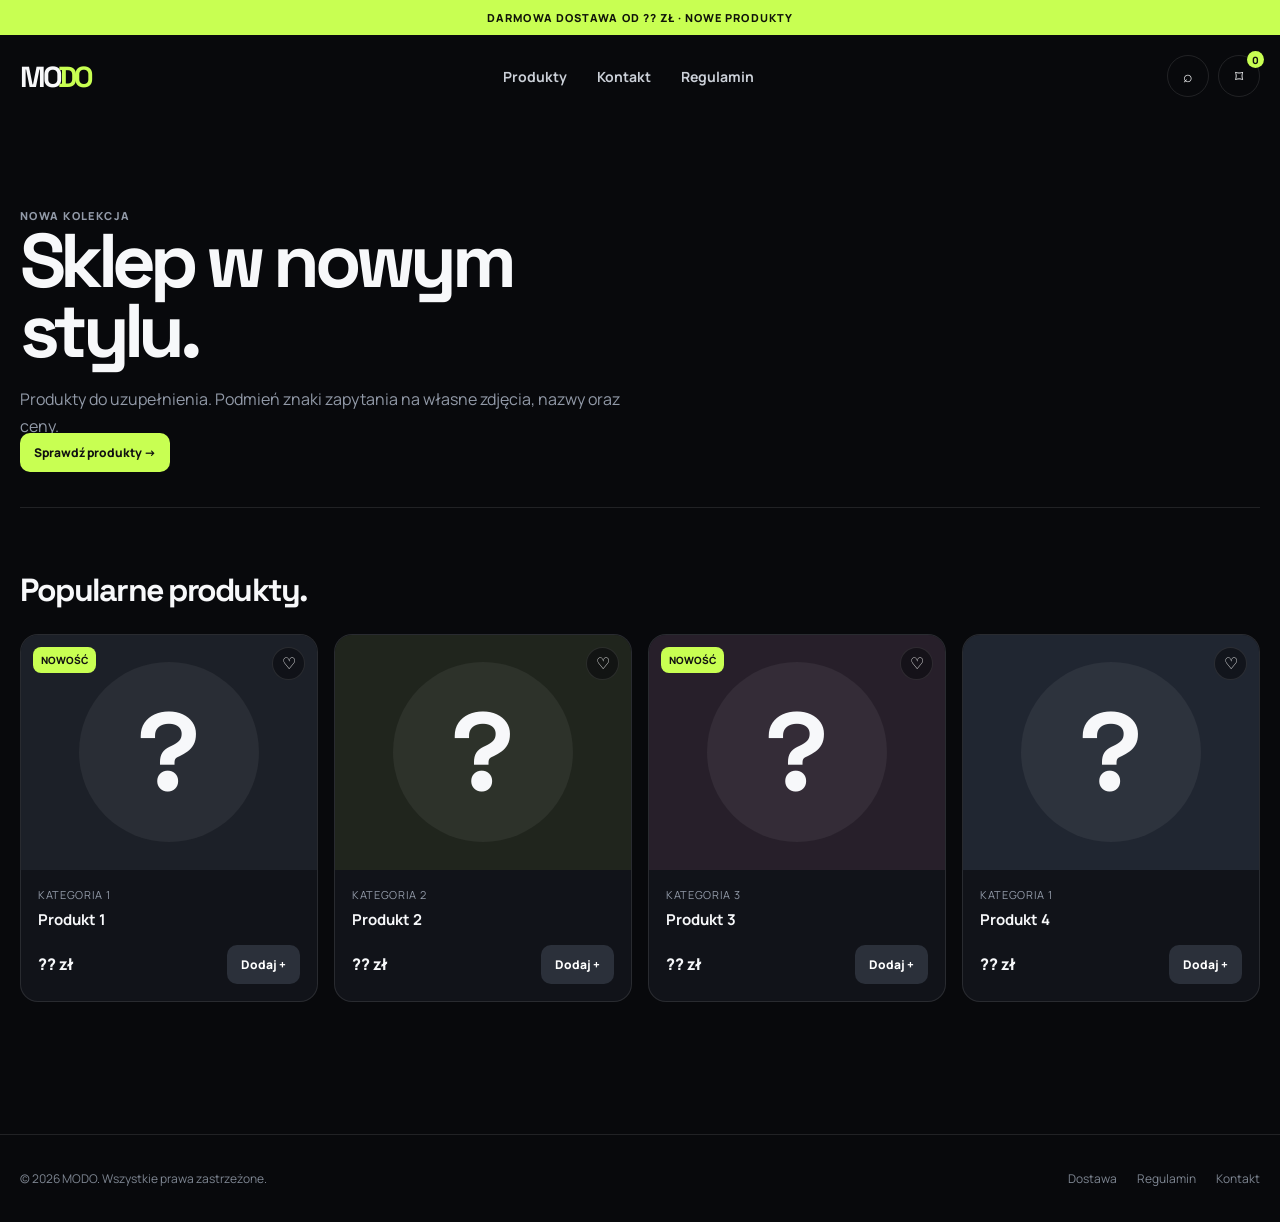
<file: index.html>
<!DOCTYPE html>
<html lang="pl">
<head>
  <meta charset="UTF-8">
  <meta name="viewport" content="width=device-width, initial-scale=1.0">
  <title>Strona główna — MODO</title>
  <link rel="stylesheet" href="style.css">
</head>
<body>
  <div class="bar">DARMOWA DOSTAWA OD ?? ZŁ · NOWE PRODUKTY</div>

  <header class="wrap">
    <nav class="nav">
      <a class="logo" href="index.html">MO<b>DO</b></a>
      <div class="links">
        <a href="produkty.html">Produkty</a>
        <a href="kontakt.html">Kontakt</a>
        <a href="regulamin.html">Regulamin</a>
      </div>
      <div class="icons">
        <a class="icon" href="produkty.html" aria-label="Szukaj">⌕</a>
        <a class="icon" href="koszyk.html" aria-label="Koszyk">⌑<span class="count">0</span></a>
      </div>
    </nav>
  </header>

  <main class="wrap">
    <section class="page-head">
      <p class="eyebrow">NOWA KOLEKCJA</p>
      <h1>Sklep w nowym<br>stylu.</h1>
      <p>Produkty do uzupełnienia. Podmień znaki zapytania na własne zdjęcia, nazwy oraz ceny.</p>
      <a class="button" href="produkty.html">Sprawdź produkty →</a>
    </section>

    <section class="section">
      <h2 class="section-title">Popularne produkty.</h2>
      <div class="products">
      <article class="product">
        <div class="image">
          <span class="tag">NOWOŚĆ</span>
          <button class="like" type="button">♡</button>
          <span class="mark">?</span>
        </div>
        <div class="info">
          <p>KATEGORIA 1</p>
          <h3>Produkt 1</h3>
          <div class="bottom">
            <span class="price">?? zł</span>
            <button class="add" type="button">Dodaj +</button>
          </div>
        </div>
      </article>
      <article class="product">
        <div class="image">
          
          <button class="like" type="button">♡</button>
          <span class="mark">?</span>
        </div>
        <div class="info">
          <p>KATEGORIA 2</p>
          <h3>Produkt 2</h3>
          <div class="bottom">
            <span class="price">?? zł</span>
            <button class="add" type="button">Dodaj +</button>
          </div>
        </div>
      </article>
      <article class="product">
        <div class="image">
          <span class="tag">NOWOŚĆ</span>
          <button class="like" type="button">♡</button>
          <span class="mark">?</span>
        </div>
        <div class="info">
          <p>KATEGORIA 3</p>
          <h3>Produkt 3</h3>
          <div class="bottom">
            <span class="price">?? zł</span>
            <button class="add" type="button">Dodaj +</button>
          </div>
        </div>
      </article>
      <article class="product">
        <div class="image">
          
          <button class="like" type="button">♡</button>
          <span class="mark">?</span>
        </div>
        <div class="info">
          <p>KATEGORIA 1</p>
          <h3>Produkt 4</h3>
          <div class="bottom">
            <span class="price">?? zł</span>
            <button class="add" type="button">Dodaj +</button>
          </div>
        </div>
      </article>
      </div>
    </section>
  </main>

  <footer>
    <div class="wrap foot">
      <span>© 2026 MODO. Wszystkie prawa zastrzeżone.</span>
      <div class="foot-links">
        <a href="dostawa.html">Dostawa</a>
        <a href="regulamin.html">Regulamin</a>
        <a href="kontakt.html">Kontakt</a>
      </div>
    </div>
  </footer>

  <script src="app.js"></script>
</body>
</html>
</file>
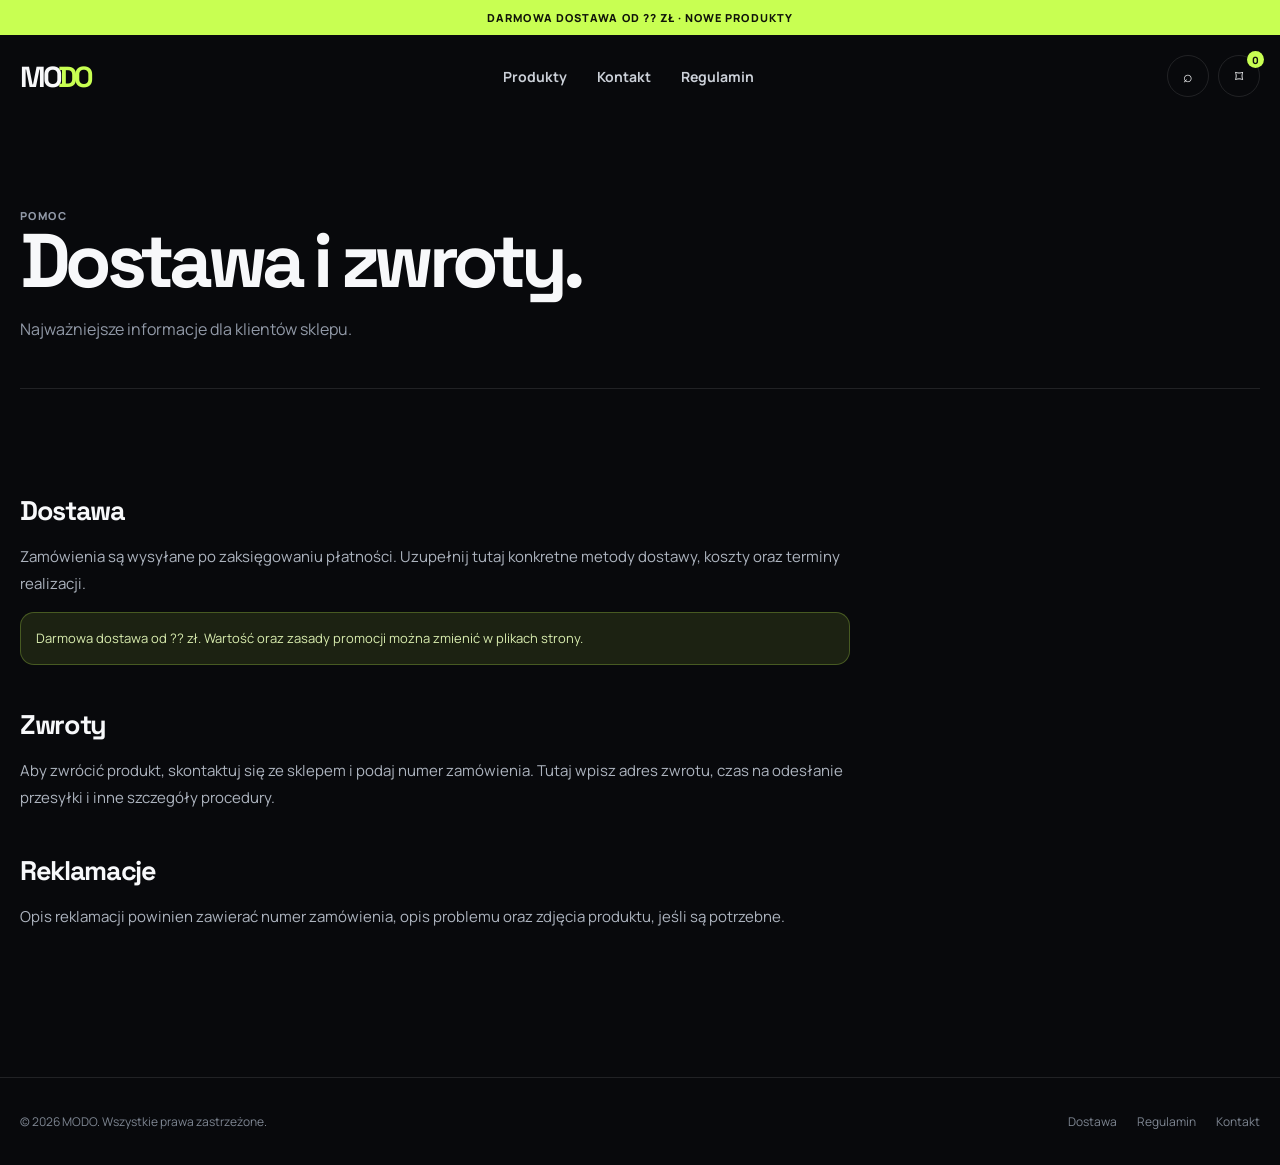
<file: dostawa.html>
<!DOCTYPE html>
<html lang="pl">
<head>
  <meta charset="UTF-8">
  <meta name="viewport" content="width=device-width, initial-scale=1.0">
  <title>Dostawa i zwroty — MODO</title>
  <link rel="stylesheet" href="style.css">
</head>
<body>
  <div class="bar">DARMOWA DOSTAWA OD ?? ZŁ · NOWE PRODUKTY</div>

  <header class="wrap">
    <nav class="nav">
      <a class="logo" href="index.html">MO<b>DO</b></a>
      <div class="links">
        <a href="produkty.html">Produkty</a>
        <a href="kontakt.html">Kontakt</a>
        <a href="regulamin.html">Regulamin</a>
      </div>
      <div class="icons">
        <a class="icon" href="produkty.html" aria-label="Szukaj">⌕</a>
        <a class="icon" href="koszyk.html" aria-label="Koszyk">⌑<span class="count">0</span></a>
      </div>
    </nav>
  </header>

  <main class="wrap">
    <section class="page-head">
      <p class="eyebrow">POMOC</p>
      <h1>Dostawa i zwroty.</h1>
      <p>Najważniejsze informacje dla klientów sklepu.</p>
    </section>

    <section class="section legal">
      <h2>Dostawa</h2>
      <p>Zamówienia są wysyłane po zaksięgowaniu płatności. Uzupełnij tutaj konkretne metody dostawy, koszty oraz terminy realizacji.</p>
      <div class="notice-box">Darmowa dostawa od ?? zł. Wartość oraz zasady promocji można zmienić w plikach strony.</div>
      <h2>Zwroty</h2>
      <p>Aby zwrócić produkt, skontaktuj się ze sklepem i podaj numer zamówienia. Tutaj wpisz adres zwrotu, czas na odesłanie przesyłki i inne szczegóły procedury.</p>
      <h2>Reklamacje</h2>
      <p>Opis reklamacji powinien zawierać numer zamówienia, opis problemu oraz zdjęcia produktu, jeśli są potrzebne.</p>
    </section>
  </main>

  <footer>
    <div class="wrap foot">
      <span>© 2026 MODO. Wszystkie prawa zastrzeżone.</span>
      <div class="foot-links">
        <a href="dostawa.html">Dostawa</a>
        <a href="regulamin.html">Regulamin</a>
        <a href="kontakt.html">Kontakt</a>
      </div>
    </div>
  </footer>

  <script src="app.js"></script>
</body>
</html>
</file>
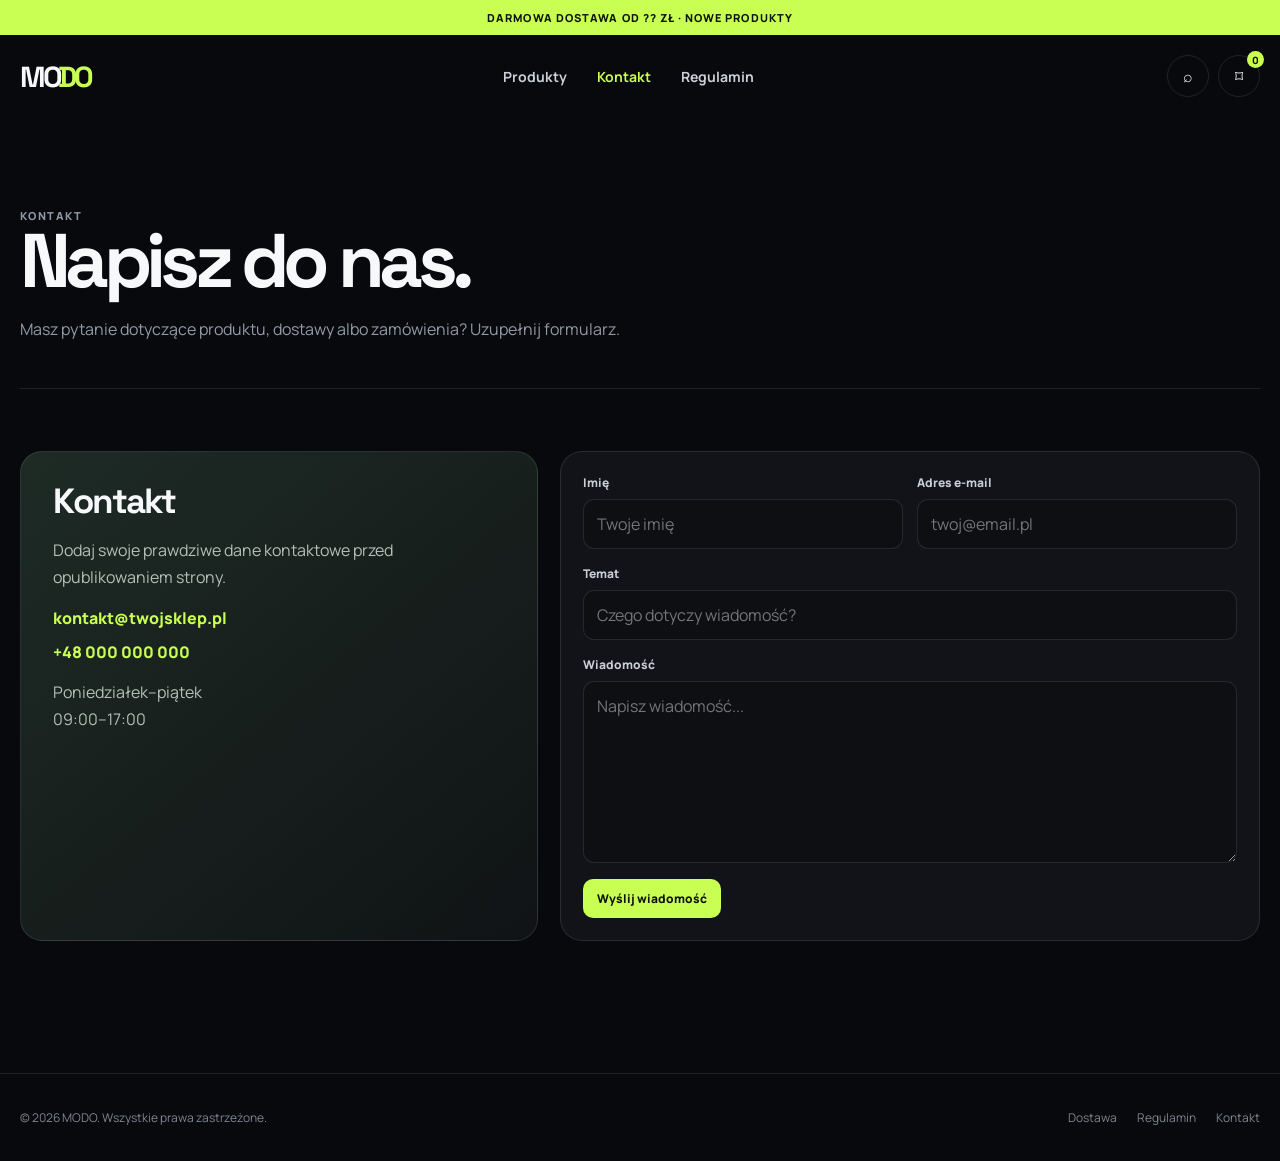
<file: kontakt.html>
<!DOCTYPE html>
<html lang="pl">
<head>
  <meta charset="UTF-8">
  <meta name="viewport" content="width=device-width, initial-scale=1.0">
  <title>Kontakt — MODO</title>
  <link rel="stylesheet" href="style.css">
</head>
<body>
  <div class="bar">DARMOWA DOSTAWA OD ?? ZŁ · NOWE PRODUKTY</div>

  <header class="wrap">
    <nav class="nav">
      <a class="logo" href="index.html">MO<b>DO</b></a>
      <div class="links">
        <a href="produkty.html">Produkty</a>
        <a class="active" href="kontakt.html">Kontakt</a>
        <a href="regulamin.html">Regulamin</a>
      </div>
      <div class="icons">
        <a class="icon" href="produkty.html" aria-label="Szukaj">⌕</a>
        <a class="icon" href="koszyk.html" aria-label="Koszyk">⌑<span class="count">0</span></a>
      </div>
    </nav>
  </header>

  <main class="wrap">
    <section class="page-head">
      <p class="eyebrow">KONTAKT</p>
      <h1>Napisz do nas.</h1>
      <p>Masz pytanie dotyczące produktu, dostawy albo zamówienia? Uzupełnij formularz.</p>
    </section>

    <section class="section">
      <div class="contact-grid">
        <aside class="contact-card">
          <h2>Kontakt</h2>
          <p>Dodaj swoje prawdziwe dane kontaktowe przed opublikowaniem strony.</p>
          <a href="mailto:kontakt@twojsklep.pl">kontakt@twojsklep.pl</a>
          <a href="tel:+48000000000">+48 000 000 000</a>
          <p>Poniedziałek–piątek<br>09:00–17:00</p>
        </aside>
        <form class="panel">
          <div class="form-grid">
            <div class="field"><label>Imię</label><input placeholder="Twoje imię"></div>
            <div class="field"><label>Adres e-mail</label><input type="email" placeholder="twoj@email.pl"></div>
          </div>
          <div class="field"><label>Temat</label><input placeholder="Czego dotyczy wiadomość?"></div>
          <div class="field"><label>Wiadomość</label><textarea rows="7" placeholder="Napisz wiadomość..."></textarea></div>
          <button class="button" type="button">Wyślij wiadomość</button>
        </form>
      </div>
    </section>
  </main>

  <footer>
    <div class="wrap foot">
      <span>© 2026 MODO. Wszystkie prawa zastrzeżone.</span>
      <div class="foot-links">
        <a href="dostawa.html">Dostawa</a>
        <a href="regulamin.html">Regulamin</a>
        <a href="kontakt.html">Kontakt</a>
      </div>
    </div>
  </footer>

  <script src="app.js"></script>
</body>
</html>
</file>
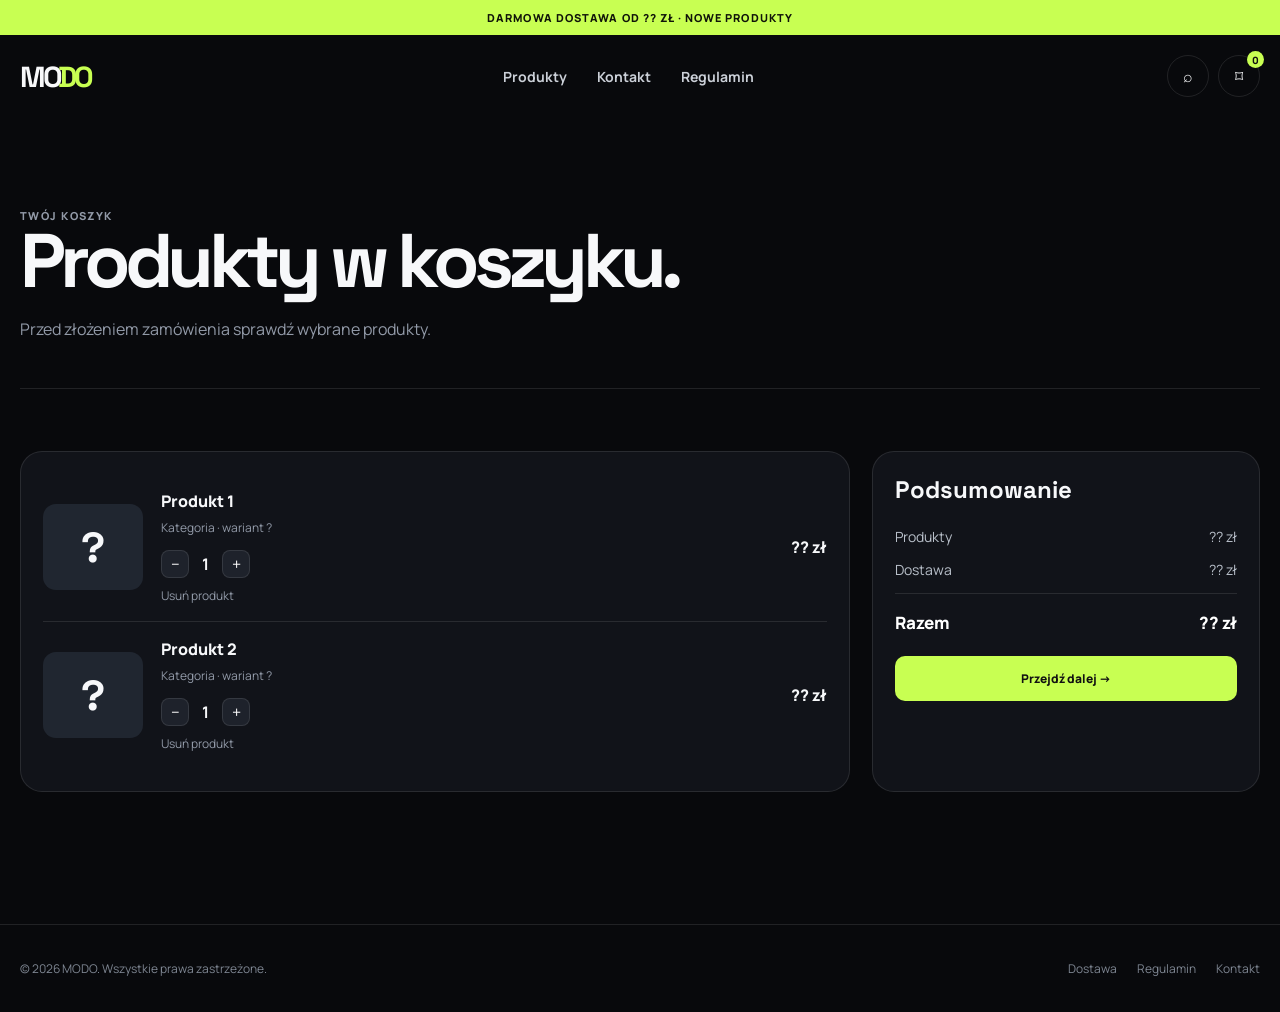
<file: koszyk.html>
<!DOCTYPE html>
<html lang="pl">
<head>
  <meta charset="UTF-8">
  <meta name="viewport" content="width=device-width, initial-scale=1.0">
  <title>Koszyk — MODO</title>
  <link rel="stylesheet" href="style.css">
</head>
<body>
  <div class="bar">DARMOWA DOSTAWA OD ?? ZŁ · NOWE PRODUKTY</div>

  <header class="wrap">
    <nav class="nav">
      <a class="logo" href="index.html">MO<b>DO</b></a>
      <div class="links">
        <a href="produkty.html">Produkty</a>
        <a href="kontakt.html">Kontakt</a>
        <a href="regulamin.html">Regulamin</a>
      </div>
      <div class="icons">
        <a class="icon" href="produkty.html" aria-label="Szukaj">⌕</a>
        <a class="icon" href="koszyk.html" aria-label="Koszyk">⌑<span class="count">0</span></a>
      </div>
    </nav>
  </header>

  <main class="wrap">
    <section class="page-head">
      <p class="eyebrow">TWÓJ KOSZYK</p>
      <h1>Produkty w koszyku.</h1>
      <p>Przed złożeniem zamówienia sprawdź wybrane produkty.</p>
    </section>

    <section class="section">
      <div class="cart-layout">
        <div class="panel">
          <div class="cart-item">
            <div class="mini">?</div>
            <div>
              <p class="item-name">Produkt 1</p>
              <p class="item-sub">Kategoria · wariant ?</p>
              <div class="quantity"><button type="button">−</button><b>1</b><button type="button">+</button></div>
              <button class="remove" type="button">Usuń produkt</button>
            </div>
            <span class="price">?? zł</span>
          </div>
          <div class="cart-item">
            <div class="mini">?</div>
            <div>
              <p class="item-name">Produkt 2</p>
              <p class="item-sub">Kategoria · wariant ?</p>
              <div class="quantity"><button type="button">−</button><b>1</b><button type="button">+</button></div>
              <button class="remove" type="button">Usuń produkt</button>
            </div>
            <span class="price">?? zł</span>
          </div>
        </div>
        <aside class="panel summary">
          <h2>Podsumowanie</h2>
          <div class="row"><span>Produkty</span><span>?? zł</span></div>
          <div class="row"><span>Dostawa</span><span>?? zł</span></div>
          <div class="row total"><span>Razem</span><span>?? zł</span></div>
          <a class="button wide" href="zamowienie.html">Przejdź dalej →</a>
        </aside>
      </div>
    </section>
  </main>

  <footer>
    <div class="wrap foot">
      <span>© 2026 MODO. Wszystkie prawa zastrzeżone.</span>
      <div class="foot-links">
        <a href="dostawa.html">Dostawa</a>
        <a href="regulamin.html">Regulamin</a>
        <a href="kontakt.html">Kontakt</a>
      </div>
    </div>
  </footer>

  <script src="app.js"></script>
</body>
</html>
</file>
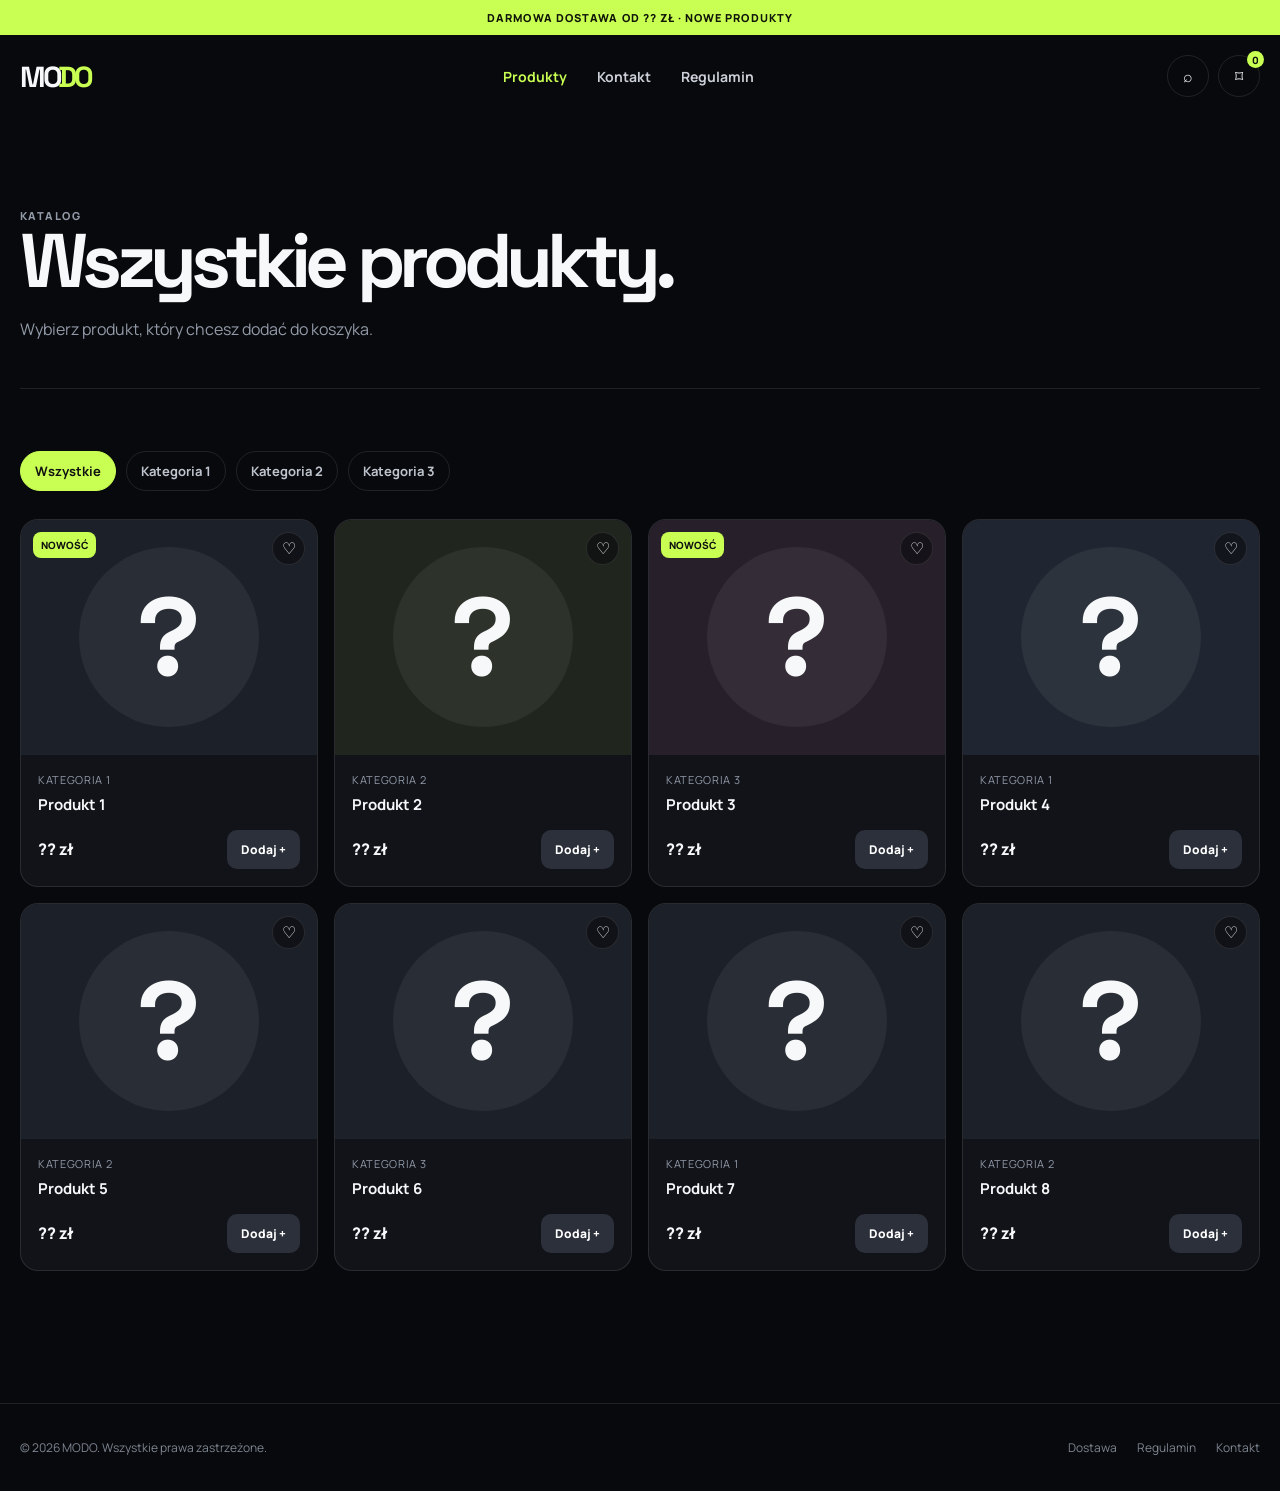
<file: produkty.html>
<!DOCTYPE html>
<html lang="pl">
<head>
  <meta charset="UTF-8">
  <meta name="viewport" content="width=device-width, initial-scale=1.0">
  <title>Produkty — MODO</title>
  <link rel="stylesheet" href="style.css">
</head>
<body>
  <div class="bar">DARMOWA DOSTAWA OD ?? ZŁ · NOWE PRODUKTY</div>

  <header class="wrap">
    <nav class="nav">
      <a class="logo" href="index.html">MO<b>DO</b></a>
      <div class="links">
        <a class="active" href="produkty.html">Produkty</a>
        <a href="kontakt.html">Kontakt</a>
        <a href="regulamin.html">Regulamin</a>
      </div>
      <div class="icons">
        <a class="icon" href="produkty.html" aria-label="Szukaj">⌕</a>
        <a class="icon" href="koszyk.html" aria-label="Koszyk">⌑<span class="count">0</span></a>
      </div>
    </nav>
  </header>

  <main class="wrap">
    <section class="page-head">
      <p class="eyebrow">KATALOG</p>
      <h1>Wszystkie produkty.</h1>
      <p>Wybierz produkt, który chcesz dodać do koszyka.</p>
    </section>

    <section class="section">
      <div class="filters">
        <button class="filter active" type="button">Wszystkie</button>
        <button class="filter" type="button">Kategoria 1</button>
        <button class="filter" type="button">Kategoria 2</button>
        <button class="filter" type="button">Kategoria 3</button>
      </div>
      <div class="products">
      <article class="product">
        <div class="image">
          <span class="tag">NOWOŚĆ</span>
          <button class="like" type="button">♡</button>
          <span class="mark">?</span>
        </div>
        <div class="info">
          <p>KATEGORIA 1</p>
          <h3>Produkt 1</h3>
          <div class="bottom">
            <span class="price">?? zł</span>
            <button class="add" type="button">Dodaj +</button>
          </div>
        </div>
      </article>
      <article class="product">
        <div class="image">
          
          <button class="like" type="button">♡</button>
          <span class="mark">?</span>
        </div>
        <div class="info">
          <p>KATEGORIA 2</p>
          <h3>Produkt 2</h3>
          <div class="bottom">
            <span class="price">?? zł</span>
            <button class="add" type="button">Dodaj +</button>
          </div>
        </div>
      </article>
      <article class="product">
        <div class="image">
          <span class="tag">NOWOŚĆ</span>
          <button class="like" type="button">♡</button>
          <span class="mark">?</span>
        </div>
        <div class="info">
          <p>KATEGORIA 3</p>
          <h3>Produkt 3</h3>
          <div class="bottom">
            <span class="price">?? zł</span>
            <button class="add" type="button">Dodaj +</button>
          </div>
        </div>
      </article>
      <article class="product">
        <div class="image">
          
          <button class="like" type="button">♡</button>
          <span class="mark">?</span>
        </div>
        <div class="info">
          <p>KATEGORIA 1</p>
          <h3>Produkt 4</h3>
          <div class="bottom">
            <span class="price">?? zł</span>
            <button class="add" type="button">Dodaj +</button>
          </div>
        </div>
      </article>
      <article class="product">
        <div class="image">
          
          <button class="like" type="button">♡</button>
          <span class="mark">?</span>
        </div>
        <div class="info">
          <p>KATEGORIA 2</p>
          <h3>Produkt 5</h3>
          <div class="bottom">
            <span class="price">?? zł</span>
            <button class="add" type="button">Dodaj +</button>
          </div>
        </div>
      </article>
      <article class="product">
        <div class="image">
          
          <button class="like" type="button">♡</button>
          <span class="mark">?</span>
        </div>
        <div class="info">
          <p>KATEGORIA 3</p>
          <h3>Produkt 6</h3>
          <div class="bottom">
            <span class="price">?? zł</span>
            <button class="add" type="button">Dodaj +</button>
          </div>
        </div>
      </article>
      <article class="product">
        <div class="image">
          
          <button class="like" type="button">♡</button>
          <span class="mark">?</span>
        </div>
        <div class="info">
          <p>KATEGORIA 1</p>
          <h3>Produkt 7</h3>
          <div class="bottom">
            <span class="price">?? zł</span>
            <button class="add" type="button">Dodaj +</button>
          </div>
        </div>
      </article>
      <article class="product">
        <div class="image">
          
          <button class="like" type="button">♡</button>
          <span class="mark">?</span>
        </div>
        <div class="info">
          <p>KATEGORIA 2</p>
          <h3>Produkt 8</h3>
          <div class="bottom">
            <span class="price">?? zł</span>
            <button class="add" type="button">Dodaj +</button>
          </div>
        </div>
      </article>
      </div>
    </section>
  </main>

  <footer>
    <div class="wrap foot">
      <span>© 2026 MODO. Wszystkie prawa zastrzeżone.</span>
      <div class="foot-links">
        <a href="dostawa.html">Dostawa</a>
        <a href="regulamin.html">Regulamin</a>
        <a href="kontakt.html">Kontakt</a>
      </div>
    </div>
  </footer>

  <script src="app.js"></script>
</body>
</html>
</file>
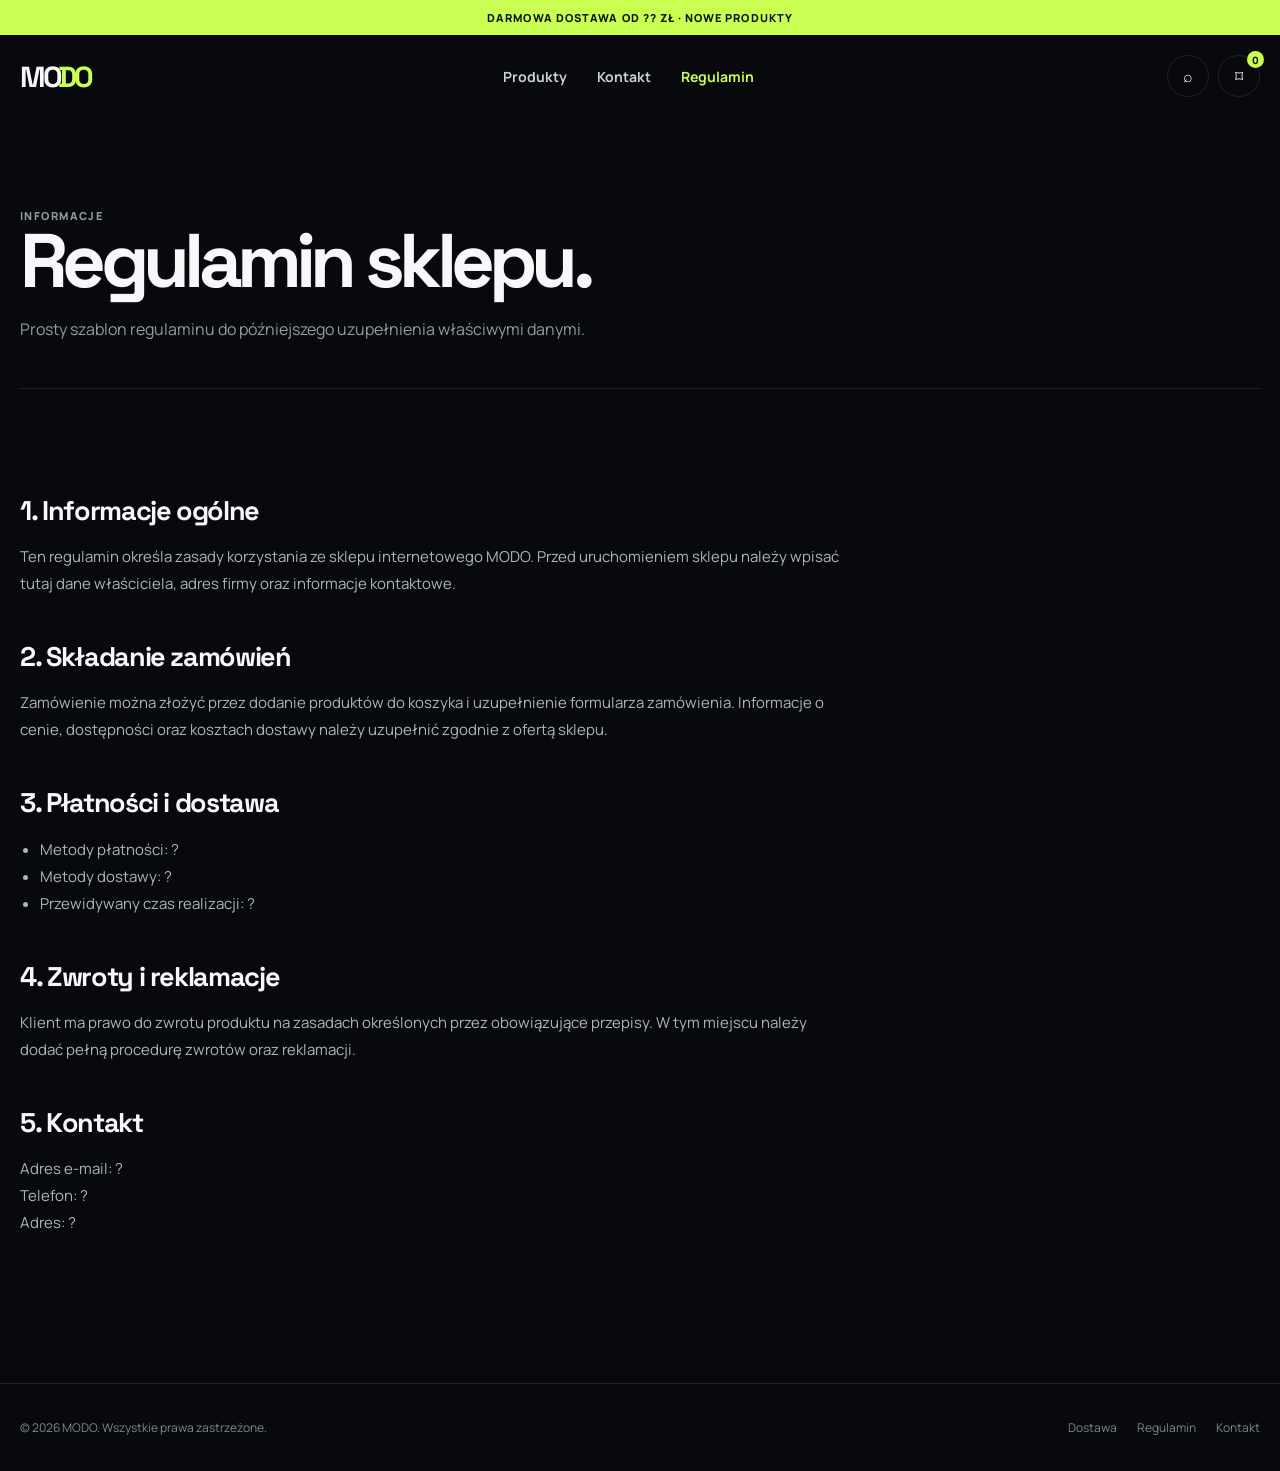
<file: regulamin.html>
<!DOCTYPE html>
<html lang="pl">
<head>
  <meta charset="UTF-8">
  <meta name="viewport" content="width=device-width, initial-scale=1.0">
  <title>Regulamin — MODO</title>
  <link rel="stylesheet" href="style.css">
</head>
<body>
  <div class="bar">DARMOWA DOSTAWA OD ?? ZŁ · NOWE PRODUKTY</div>

  <header class="wrap">
    <nav class="nav">
      <a class="logo" href="index.html">MO<b>DO</b></a>
      <div class="links">
        <a href="produkty.html">Produkty</a>
        <a href="kontakt.html">Kontakt</a>
        <a class="active" href="regulamin.html">Regulamin</a>
      </div>
      <div class="icons">
        <a class="icon" href="produkty.html" aria-label="Szukaj">⌕</a>
        <a class="icon" href="koszyk.html" aria-label="Koszyk">⌑<span class="count">0</span></a>
      </div>
    </nav>
  </header>

  <main class="wrap">
    <section class="page-head">
      <p class="eyebrow">INFORMACJE</p>
      <h1>Regulamin sklepu.</h1>
      <p>Prosty szablon regulaminu do późniejszego uzupełnienia właściwymi danymi.</p>
    </section>

    <section class="section legal">
      <h2>1. Informacje ogólne</h2>
      <p>Ten regulamin określa zasady korzystania ze sklepu internetowego MODO. Przed uruchomieniem sklepu należy wpisać tutaj dane właściciela, adres firmy oraz informacje kontaktowe.</p>
      <h2>2. Składanie zamówień</h2>
      <p>Zamówienie można złożyć przez dodanie produktów do koszyka i uzupełnienie formularza zamówienia. Informacje o cenie, dostępności oraz kosztach dostawy należy uzupełnić zgodnie z ofertą sklepu.</p>
      <h2>3. Płatności i dostawa</h2>
      <ul><li>Metody płatności: ?</li><li>Metody dostawy: ?</li><li>Przewidywany czas realizacji: ?</li></ul>
      <h2>4. Zwroty i reklamacje</h2>
      <p>Klient ma prawo do zwrotu produktu na zasadach określonych przez obowiązujące przepisy. W tym miejscu należy dodać pełną procedurę zwrotów oraz reklamacji.</p>
      <h2>5. Kontakt</h2>
      <p>Adres e-mail: ?<br>Telefon: ?<br>Adres: ?</p>
    </section>
  </main>

  <footer>
    <div class="wrap foot">
      <span>© 2026 MODO. Wszystkie prawa zastrzeżone.</span>
      <div class="foot-links">
        <a href="dostawa.html">Dostawa</a>
        <a href="regulamin.html">Regulamin</a>
        <a href="kontakt.html">Kontakt</a>
      </div>
    </div>
  </footer>

  <script src="app.js"></script>
</body>
</html>
</file>
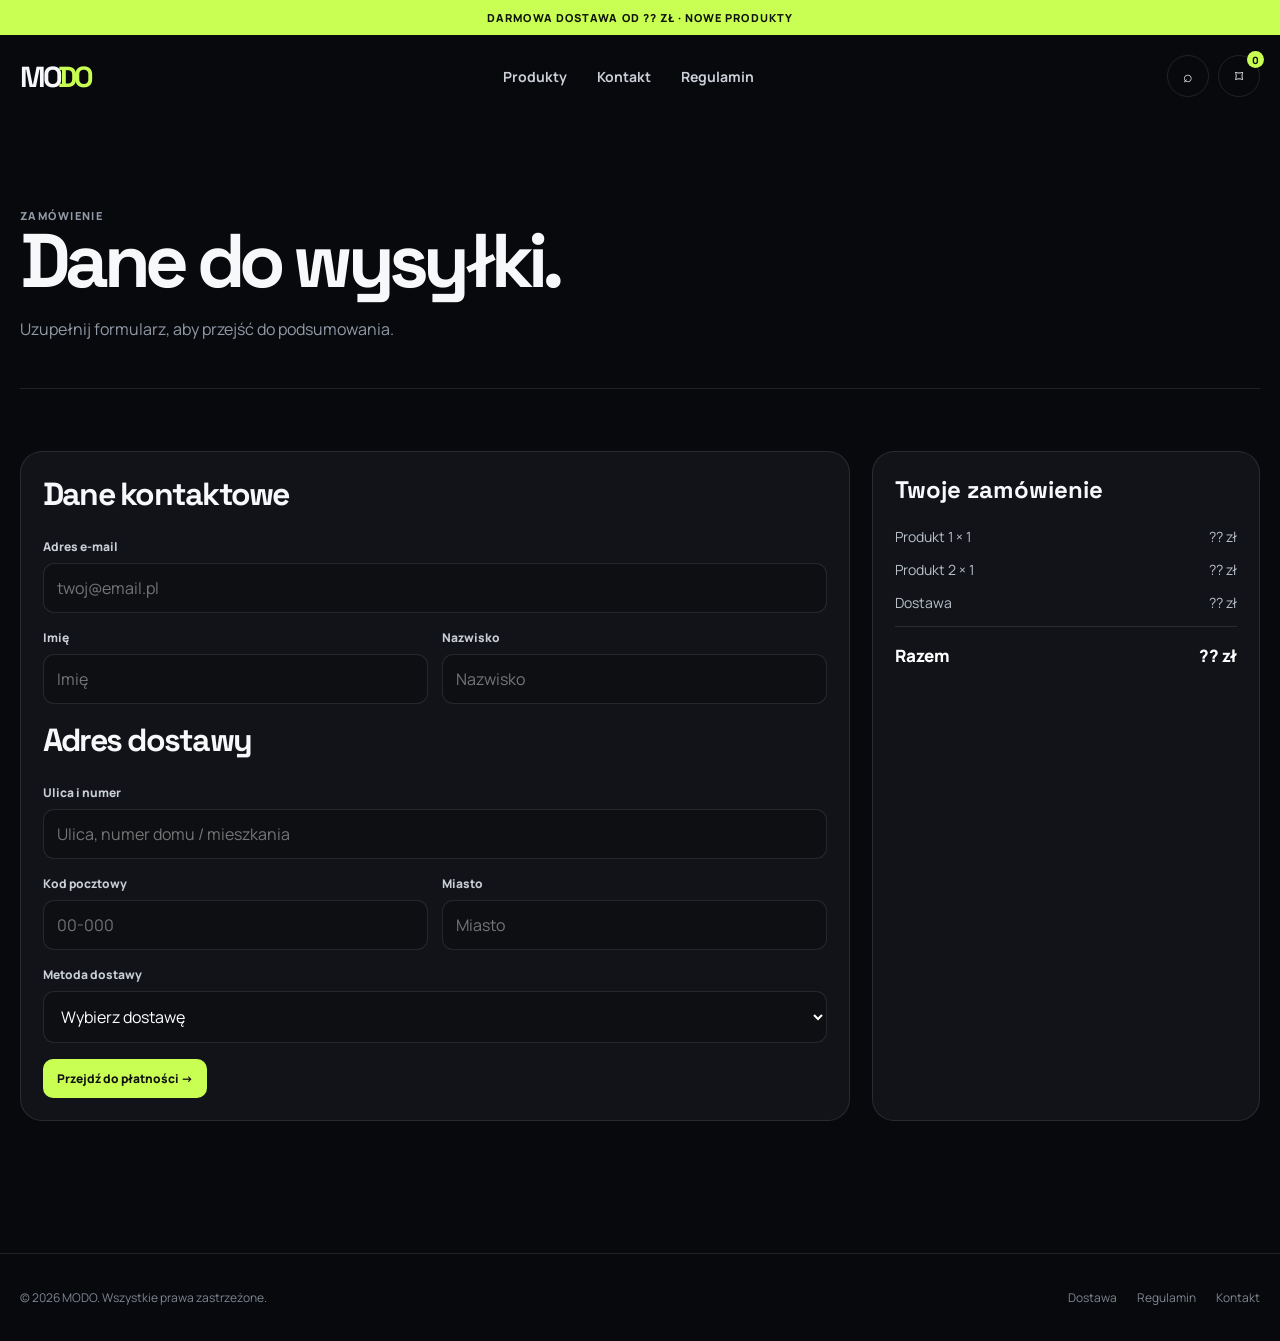
<file: zamowienie.html>
<!DOCTYPE html>
<html lang="pl">
<head>
  <meta charset="UTF-8">
  <meta name="viewport" content="width=device-width, initial-scale=1.0">
  <title>Zamówienie — MODO</title>
  <link rel="stylesheet" href="style.css">
</head>
<body>
  <div class="bar">DARMOWA DOSTAWA OD ?? ZŁ · NOWE PRODUKTY</div>

  <header class="wrap">
    <nav class="nav">
      <a class="logo" href="index.html">MO<b>DO</b></a>
      <div class="links">
        <a href="produkty.html">Produkty</a>
        <a href="kontakt.html">Kontakt</a>
        <a href="regulamin.html">Regulamin</a>
      </div>
      <div class="icons">
        <a class="icon" href="produkty.html" aria-label="Szukaj">⌕</a>
        <a class="icon" href="koszyk.html" aria-label="Koszyk">⌑<span class="count">0</span></a>
      </div>
    </nav>
  </header>

  <main class="wrap">
    <section class="page-head">
      <p class="eyebrow">ZAMÓWIENIE</p>
      <h1>Dane do wysyłki.</h1>
      <p>Uzupełnij formularz, aby przejść do podsumowania.</p>
    </section>

    <section class="section">
      <div class="checkout-layout">
        <form class="panel">
          <h2 class="section-title">Dane kontaktowe</h2>
          <div class="field"><label>Adres e-mail</label><input type="email" placeholder="twoj@email.pl"></div>
          <div class="form-grid">
            <div class="field"><label>Imię</label><input placeholder="Imię"></div>
            <div class="field"><label>Nazwisko</label><input placeholder="Nazwisko"></div>
          </div>
          <h2 class="section-title">Adres dostawy</h2>
          <div class="field"><label>Ulica i numer</label><input placeholder="Ulica, numer domu / mieszkania"></div>
          <div class="form-grid">
            <div class="field"><label>Kod pocztowy</label><input placeholder="00-000"></div>
            <div class="field"><label>Miasto</label><input placeholder="Miasto"></div>
          </div>
          <div class="field">
            <label>Metoda dostawy</label>
            <select><option>Wybierz dostawę</option><option>Kurier</option><option>Paczkomat</option></select>
          </div>
          <button class="button" type="button">Przejdź do płatności →</button>
        </form>
        <aside class="panel summary">
          <h2>Twoje zamówienie</h2>
          <div class="row"><span>Produkt 1 × 1</span><span>?? zł</span></div>
          <div class="row"><span>Produkt 2 × 1</span><span>?? zł</span></div>
          <div class="row"><span>Dostawa</span><span>?? zł</span></div>
          <div class="row total"><span>Razem</span><span>?? zł</span></div>
        </aside>
      </div>
    </section>
  </main>

  <footer>
    <div class="wrap foot">
      <span>© 2026 MODO. Wszystkie prawa zastrzeżone.</span>
      <div class="foot-links">
        <a href="dostawa.html">Dostawa</a>
        <a href="regulamin.html">Regulamin</a>
        <a href="kontakt.html">Kontakt</a>
      </div>
    </div>
  </footer>

  <script src="app.js"></script>
</body>
</html>
</file>
<file: style.css>
@import url("https://fonts.googleapis.com/css2?family=Manrope:wght@400;500;600;700;800&family=Space+Grotesk:wght@500;600;700&display=swap");

:root {
  --bg: #08090c;
  --panel: #111319;
  --line: rgba(255, 255, 255, .1);
  --text: #f7f8fa;
  --muted: #929aa8;
  --lime: #c8ff52;
  --radius: 22px;
}

* {
  box-sizing: border-box;
}

html {
  scroll-behavior: smooth;
}

body {
  margin: 0;
  background: var(--bg);
  color: var(--text);
  font-family: Manrope, Arial, sans-serif;
}

a {
  color: inherit;
  text-decoration: none;
}

button,
input,
select,
textarea {
  font: inherit;
}

button {
  cursor: pointer;
}

.wrap {
  width: min(1240px, calc(100% - 40px));
  margin: auto;
}

.bar {
  padding: 10px;
  background: var(--lime);
  color: #101409;
  text-align: center;
  font-size: 11px;
  font-weight: 800;
  letter-spacing: .1em;
}

.nav {
  display: flex;
  align-items: center;
  justify-content: space-between;
  gap: 25px;
  height: 82px;
}

.logo {
  font: 700 29px "Space Grotesk", sans-serif;
  letter-spacing: -.12em;
}

.logo b {
  color: var(--lime);
}

.links,
.icons,
.foot-links {
  display: flex;
  align-items: center;
}

.links {
  gap: 30px;
  color: #cbd0d8;
  font-size: 14px;
  font-weight: 700;
}

.links a:hover,
.links .active {
  color: var(--lime);
}

.icons {
  gap: 9px;
}

.icon {
  position: relative;
  display: grid;
  width: 42px;
  height: 42px;
  place-items: center;
  border: 1px solid var(--line);
  border-radius: 50%;
}

.count {
  position: absolute;
  top: -5px;
  right: -5px;
  display: grid;
  width: 17px;
  height: 17px;
  place-items: center;
  border-radius: 50%;
  background: var(--lime);
  color: #111;
  font-size: 10px;
  font-weight: 800;
}

.page-head {
  padding: 70px 0 45px;
  border-bottom: 1px solid var(--line);
}

.eyebrow {
  margin: 0 0 12px;
  color: var(--lime);
  font-size: 11px;
  font-weight: 800;
  letter-spacing: .13em;
}

.page-head h1 {
  margin: 0;
  font: 700 clamp(44px, 6vw, 76px) / .92 "Space Grotesk", sans-serif;
  letter-spacing: -.075em;
}

.page-head p {
  max-width: 610px;
  margin: 20px 0 0;
  color: var(--muted);
  line-height: 1.7;
}

.section {
  padding: 62px 0;
}

.section-title {
  margin: 0 0 24px;
  font: 700 32px "Space Grotesk", sans-serif;
  letter-spacing: -.055em;
}

.products {
  display: grid;
  grid-template-columns: repeat(4, 1fr);
  gap: 16px;
}

.product,
.panel {
  border: 1px solid var(--line);
  background: var(--panel);
}

.product {
  overflow: hidden;
  border-radius: 18px;
  transition: .2s;
}

.product:hover {
  transform: translateY(-5px);
  border-color: rgba(200, 255, 82, .55);
}

.image {
  position: relative;
  display: grid;
  height: 235px;
  place-items: center;
  overflow: hidden;
  background: #1c2028;
}

.product:nth-child(2) .image {
  background: #20251d;
}

.product:nth-child(3) .image {
  background: #271f2a;
}

.product:nth-child(4) .image {
  background: #202631;
}

.image::before {
  position: absolute;
  width: 180px;
  height: 180px;
  border-radius: 50%;
  background: rgba(255, 255, 255, .06);
  content: "";
}

.mark {
  z-index: 1;
  font: 700 110px "Space Grotesk", sans-serif;
}

.tag {
  position: absolute;
  top: 12px;
  left: 12px;
  z-index: 2;
  padding: 6px 8px;
  border-radius: 8px;
  background: var(--lime);
  color: #111;
  font-size: 10px;
  font-weight: 800;
}

.like {
  position: absolute;
  top: 12px;
  right: 12px;
  z-index: 2;
  width: 33px;
  height: 33px;
  border: 1px solid var(--line);
  border-radius: 50%;
  background: rgba(8, 9, 12, .55);
  color: #fff;
}

.info {
  padding: 17px;
}

.info p {
  margin: 0 0 7px;
  color: var(--muted);
  font-size: 11px;
  letter-spacing: .06em;
}

.info h3 {
  margin: 0 0 15px;
  font-size: 15px;
}

.bottom,
.row,
.foot {
  display: flex;
  align-items: center;
  justify-content: space-between;
  gap: 15px;
}

.price {
  font-size: 16px;
  font-weight: 800;
}

.button,
.add {
  border: 0;
  border-radius: 10px;
  padding: 11px 14px;
  background: var(--lime);
  color: #111;
  font-size: 12px;
  font-weight: 800;
}

.add {
  background: #2b303a;
  color: #fff;
}

.button:hover,
.add:hover {
  background: var(--lime);
  color: #111;
}

.filters {
  display: flex;
  flex-wrap: wrap;
  gap: 10px;
  margin-bottom: 28px;
}

.filter {
  border: 1px solid var(--line);
  border-radius: 99px;
  padding: 10px 14px;
  background: transparent;
  color: #bfc5ce;
  font-size: 13px;
  font-weight: 700;
}

.filter.active,
.filter:hover {
  border-color: var(--lime);
  background: var(--lime);
  color: #111;
}

.cart-layout,
.checkout-layout,
.contact-grid {
  display: grid;
  grid-template-columns: 1.5fr .7fr;
  gap: 22px;
}

.contact-grid {
  grid-template-columns: .85fr 1.15fr;
}

.panel {
  border-radius: var(--radius);
  padding: 22px;
}

.cart-item {
  display: grid;
  grid-template-columns: 100px 1fr auto;
  align-items: center;
  gap: 18px;
  padding: 16px 0;
  border-bottom: 1px solid var(--line);
}

.cart-item:last-child {
  border-bottom: 0;
}

.mini {
  display: grid;
  height: 86px;
  place-items: center;
  border-radius: 13px;
  background: #202630;
  font: 700 42px "Space Grotesk", sans-serif;
}

.item-name {
  margin: 0 0 7px;
  font-size: 16px;
  font-weight: 800;
}

.item-sub,
.empty p {
  margin: 0;
  color: var(--muted);
  font-size: 12px;
}

.quantity {
  display: flex;
  align-items: center;
  gap: 13px;
  margin-top: 14px;
}

.quantity button {
  width: 28px;
  height: 28px;
  border: 1px solid var(--line);
  border-radius: 8px;
  background: #1e222b;
  color: #fff;
}

.remove {
  margin-top: 9px;
  padding: 0;
  border: 0;
  background: transparent;
  color: var(--muted);
  font-size: 12px;
}

.summary h2 {
  margin: 0 0 22px;
  font: 700 24px "Space Grotesk", sans-serif;
}

.row {
  margin: 14px 0;
  color: #b9c0ca;
  font-size: 14px;
}

.total {
  padding-top: 17px;
  border-top: 1px solid var(--line);
  color: #fff;
  font-size: 17px;
  font-weight: 800;
}

.wide {
  display: block;
  width: 100%;
  margin-top: 22px;
  padding: 14px;
  text-align: center;
}

.field {
  display: flex;
  flex-direction: column;
  gap: 8px;
  margin-bottom: 16px;
}

.field label {
  color: #c9ced5;
  font-size: 12px;
  font-weight: 800;
}

.field input,
.field select,
.field textarea {
  outline: none;
  border: 1px solid var(--line);
  border-radius: 11px;
  padding: 13px;
  background: #0d0f13;
  color: #fff;
}

.field input:focus,
.field textarea:focus {
  border-color: var(--lime);
}

.form-grid {
  display: grid;
  grid-template-columns: 1fr 1fr;
  gap: 14px;
}

.legal {
  max-width: 830px;
}

.legal h2 {
  margin: 42px 0 13px;
  font: 700 27px "Space Grotesk", sans-serif;
  letter-spacing: -.05em;
}

.legal p,
.legal li {
  color: #adb4bf;
  font-size: 15px;
  line-height: 1.8;
}

.legal ul {
  padding-left: 20px;
}

.contact-card {
  border: 1px solid var(--line);
  border-radius: var(--radius);
  padding: 32px;
  background: linear-gradient(140deg, #1e2b25, #101315);
}

.contact-card h2 {
  margin: 0 0 18px;
  font: 700 35px / 1 "Space Grotesk", sans-serif;
  letter-spacing: -.06em;
}

.contact-card p {
  color: #b3c0b6;
  line-height: 1.7;
}

.contact-card a {
  display: block;
  margin: 12px 0;
  color: var(--lime);
  font-weight: 800;
}

.notice-box {
  border: 1px solid rgba(200, 255, 82, .25);
  border-radius: 14px;
  padding: 15px;
  background: rgba(200, 255, 82, .1);
  color: #d9edaf;
  font-size: 13px;
  line-height: 1.6;
}

footer {
  margin-top: 70px;
  padding: 35px 0;
  border-top: 1px solid var(--line);
  color: #7e8692;
  font-size: 12px;
}

.foot-links {
  gap: 20px;
}

@media (max-width: 900px) {
  .links { display: none; }
  .products { grid-template-columns: repeat(2, 1fr); }
  .cart-layout,
  .checkout-layout,
  .contact-grid { grid-template-columns: 1fr; }
}

@media (max-width: 560px) {
  .wrap { width: min(100% - 28px, 1240px); }
  .page-head { padding: 50px 0 35px; }
  .section { padding: 42px 0; }
  .products,
  .form-grid { grid-template-columns: 1fr; }
  .cart-item { grid-template-columns: 70px 1fr; }
  .cart-item > .price { grid-column: 2; }
  .mini { height: 70px; }
  .foot { flex-direction: column; }
  .foot-links { flex-wrap: wrap; }
}
</file>
